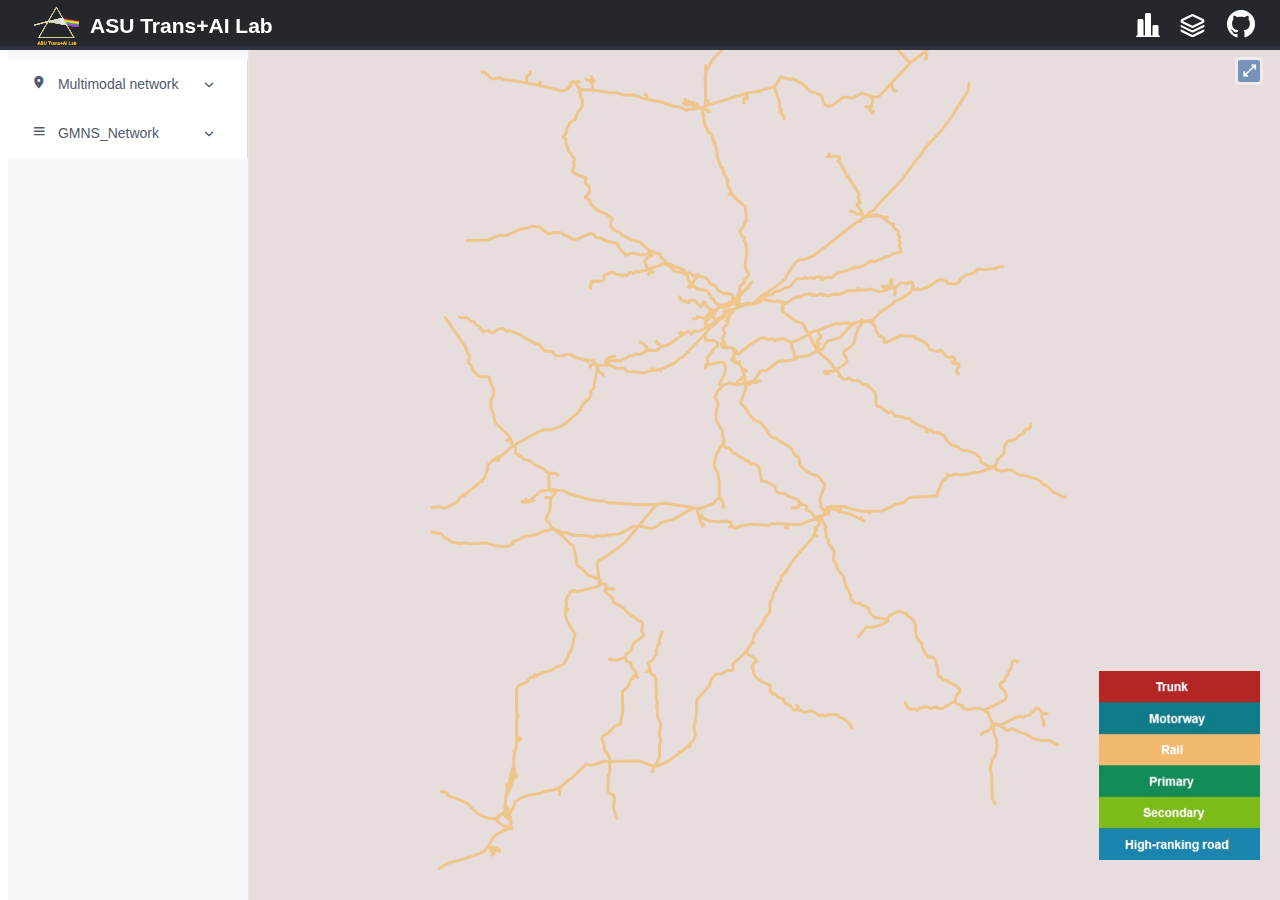
<file: web/index.html>
<!DOCTYPE html><html><head><meta charset=utf-8><meta name=viewport content="width=device-width,initial-scale=1"><title>osm_gmns</title><link href=./static/css/app.aad2801ce0fc58575a4b38613c630a7c.css rel=stylesheet></head><body><div id=app></div><script type=text/javascript src=./static/js/manifest.3ad1d5771e9b13dbdad2.js></script><script type=text/javascript src=./static/js/vendor.940cb90dbfbdfc31bcd9.js></script><script type=text/javascript src=./static/js/app.fe0249822863e5e1a675.js></script></body></html>
</file>
